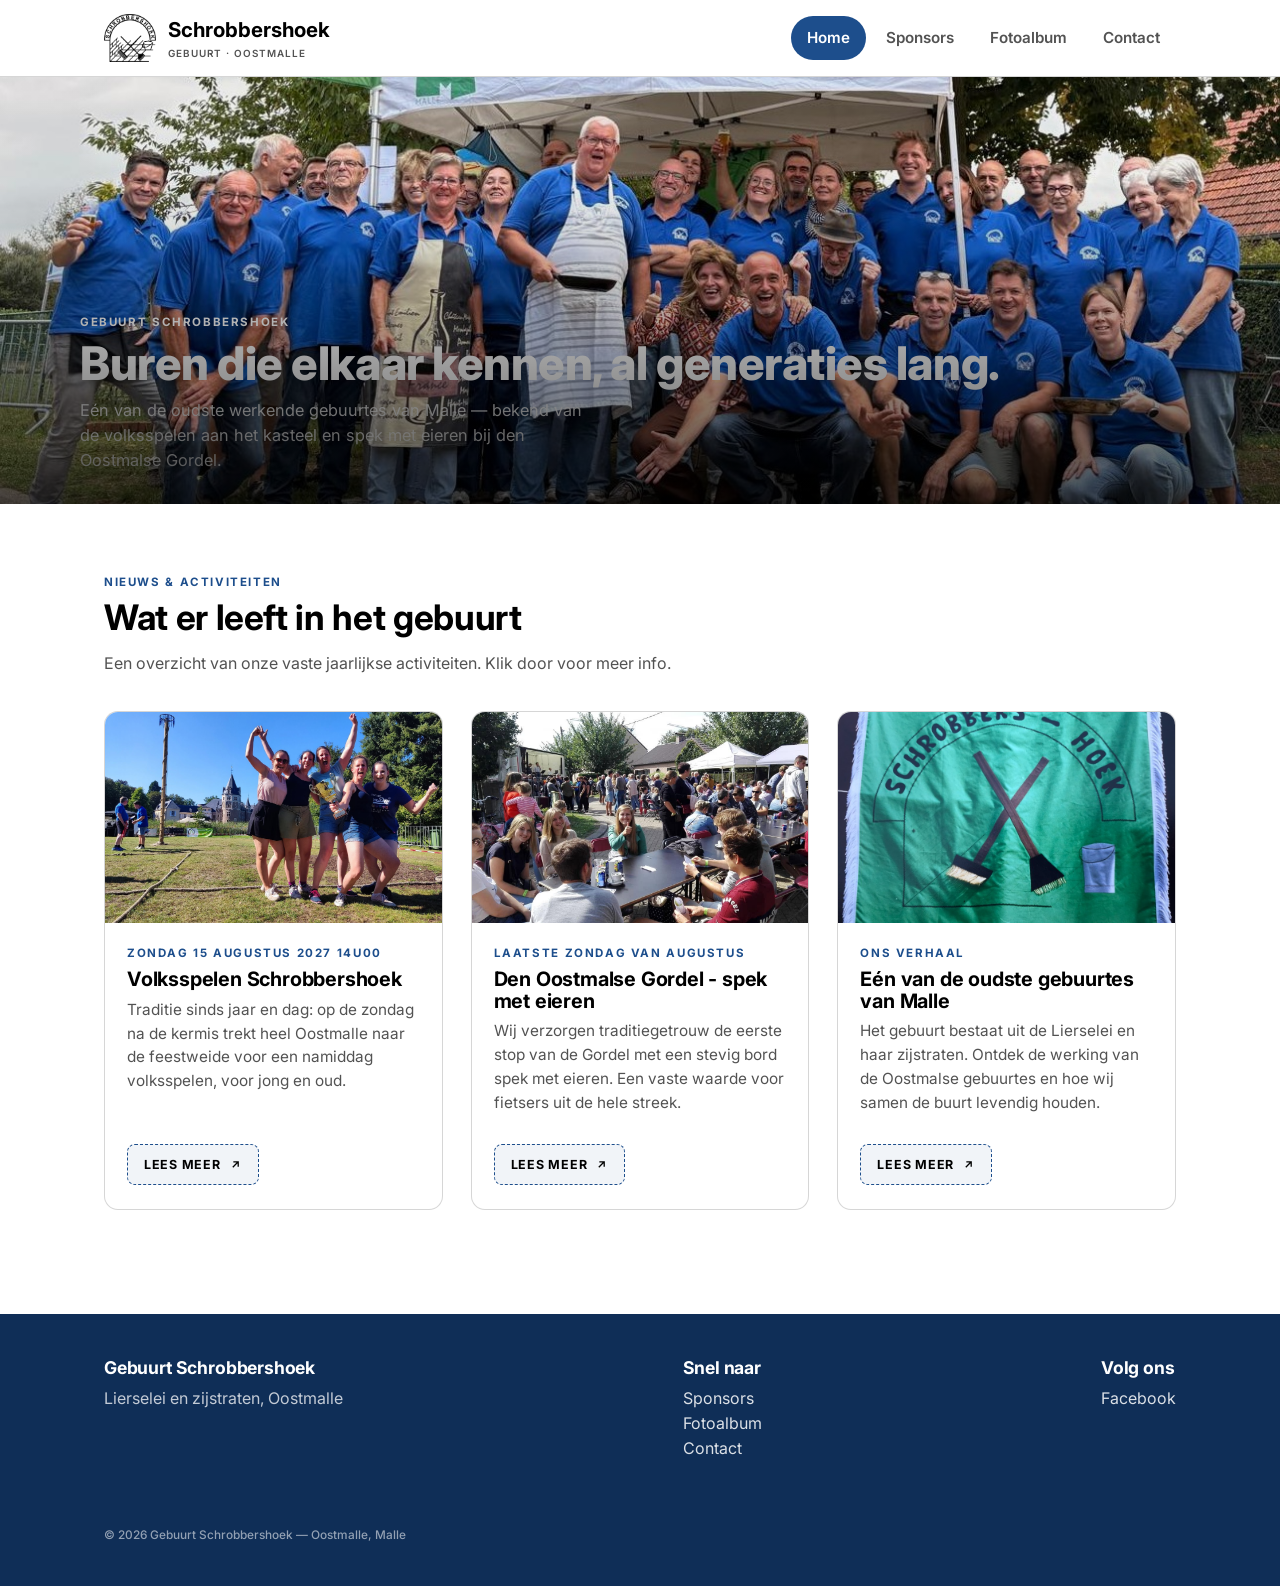
<file: index.html>
<!doctype html>
<html lang="nl">
<head>
<meta charset="utf-8">
<meta name="viewport" content="width=device-width, initial-scale=1.0">
<title>Gebuurt Schrobbershoek - Oostmalle</title>
<meta name="description" content="Gebuurt Schrobbershoek: buurtgemeenschap in Oostmalle. Volksspelen, Den Oostmalse Gordel en buurtactiviteiten sinds jaar en dag.">
<link rel="stylesheet" href="style.css">
<link rel="icon" type="image/png" sizes="32x32" href="images/favicon-32.png">
<link rel="apple-touch-icon" href="images/favicon-180.png">
</head>
<body>

<header class="site-header">
  <div class="wrap">
    <a href="index.html" class="brand">
      <img class="mark" src="images/logo-schrobbershoek.png" alt="">
      <span>Schrobbershoek<small>Gebuurt · Oostmalle</small></span>
    </a>
    <button class="nav-toggle" aria-label="Menu openen" aria-expanded="false"><span></span><span></span><span></span></button>
    <nav class="main-nav">
      <a href="index.html" class="active">Home</a>
      <a href="sponsors.html">Sponsors</a>
      <a href="fotoalbum.html">Fotoalbum</a>
      <a href="contact.html">Contact</a>
    </nav>
  </div>
</header>

<section class="hero" style="padding:0;">
  <img src="images/Groepsfoto2026.jpeg" alt="Gebuurt Schrobbershoek met de gordel 2026">
  <div class="hero-copy">
    <div class="wrap">
      <span class="eyebrow">Gebuurt Schrobbershoek</span>
      <h1>Buren die elkaar kennen, al generaties lang.</h1>
      <p>Eén van de oudste werkende gebuurtes van Malle — bekend van de volksspelen aan het kasteel en spek met eieren bij den Oostmalse Gordel.</p>
    </div>
  </div>
</section>

<section>
  <div class="wrap">
<!--
    <div class="featured-post">
      <div class="thumb"><img src="images/484987382_1161328569113622_5784869054923065688_n.jpg" alt="Volksspelen Schrobbershoek 2026"></div>
      <div>
        <span class="badge">Binnenkort</span>
        <h2>Volksspelen Schrobbershoek 2026</h2>
        <span class="eyebrow">Zondag 15 augustus 2027 14u00 — Park Domein de Renesse, Oostmalle</span>
        <p>Paalklimmen, schoenzoeken, planklopen, zaklopen, touwtrekken, schrobberskermis en nog veel meer — met gratis prijzen voor iedereen. Kom ook gerust langs voor een drankje op ons terras en te supporteren voor de deelnemers.</p>
        <a class="ticket-btn" href="nieuws/volksspelen-2026.html">
          Lees meer
          <svg viewBox="0 0 24 24" fill="none" stroke="currentColor" stroke-width="2.4"><path d="M7 17 17 7M8 7h9v9"/></svg>
        </a>
      </div>
    </div>
-->

<!--
    <div class="featured-post">
      <div class="thumb"><img src="images/Gordel2025%20(1).jpg" alt="Gordel 2026"></div>
      <div>
        <span class="badge">Binnenkort</span>
        <h2>Den Oostmalse gordel</h2>
        <span class="eyebrow">Zondag 30 augustus 2026 vanaf 9u00 - Prins Albertlei</span>
        <p>Wij verzorgen traditiegetrouw de eerste halte van de Gordel met een stevig bord spek met eieren. Een vaste waarde voor fietsers uit omstreken, die hier al jaren met plezier langskomen voor een stevig ontbijt vooraleer ze de tocht aanvatten.</p>
        <a class="ticket-btn" href="nieuws/gordel.html">
          Lees meer
          <svg viewBox="0 0 24 24" fill="none" stroke="currentColor" stroke-width="2.4"><path d="M7 17 17 7M8 7h9v9"/></svg>
        </a>
      </div>
    </div>

-->
    
    <div class="section-head">
      <span class="eyebrow">Nieuws &amp; activiteiten</span>
      <h2>Wat er leeft in het gebuurt</h2>
      <p>Een overzicht van onze vaste jaarlijkse activiteiten. Klik door voor meer info.</p>
    </div>

    <div class="card-grid">

      <article class="post-card">
        <div class="thumb"><img src="images/482030833_1161328342446978_2524224422185777105_n.jpg" alt="Volksspelen op de feestweide"></div>
        <div class="body">
          <span class="eyebrow">Zondag 15 augustus 2027 14u00</span>
          <h3>Volksspelen Schrobbershoek</h3>
          <p>Traditie sinds jaar en dag: op de zondag na de kermis trekt heel Oostmalle naar de feestweide voor een namiddag volksspelen, voor jong en oud.</p>
          <a class="ticket-btn" href="nieuws/volksspelen.html">
            Lees meer
            <svg viewBox="0 0 24 24" fill="none" stroke="currentColor" stroke-width="2.4"><path d="M7 17 17 7M8 7h9v9"/></svg>
          </a>
        </div>
      </article>

      <article class="post-card">
        <div class="thumb"><img src="images/Gordel2025 (2).jpg" alt="Start van de Oostmalse Gordel"></div>
        <div class="body">
          <span class="eyebrow">Laatste zondag van augustus</span>
          <h3>Den Oostmalse Gordel - spek met eieren</h3>
          <p>Wij verzorgen traditiegetrouw de eerste stop van de Gordel met een stevig bord spek met eieren. Een vaste waarde voor fietsers uit de hele streek.</p>
          <a class="ticket-btn" href="nieuws/gordel.html">
            Lees meer
            <svg viewBox="0 0 24 24" fill="none" stroke="currentColor" stroke-width="2.4"><path d="M7 17 17 7M8 7h9v9"/></svg>
          </a>
        </div>
      </article>

      <article class="post-card">
        <div class="thumb"><img src="images/Vlag.jpg" alt="De straten van het gebuurt Schrobbershoek"></div>
        <div class="body">
          <span class="eyebrow">Ons verhaal</span>
          <h3>Eén van de oudste gebuurtes van Malle</h3>
          <p>Het gebuurt bestaat uit de Lierselei en haar zijstraten. Ontdek de werking van de Oostmalse gebuurtes en hoe wij samen de buurt levendig houden.</p>
          <a class="ticket-btn" href="nieuws/geschiedenis.html">
            Lees meer
            <svg viewBox="0 0 24 24" fill="none" stroke="currentColor" stroke-width="2.4"><path d="M7 17 17 7M8 7h9v9"/></svg>
          </a>
        </div>
      </article>

    </div>
  </div>
</section>

<footer>
  <div class="wrap">
    <div>
      <h4>Gebuurt Schrobbershoek</h4>
      <p style="color:rgba(255,255,255,.75)">Lierselei en zijstraten, Oostmalle</p>
    </div>
    <div>
      <h4>Snel naar</h4>
      <p><a href="sponsors.html">Sponsors</a><br><a href="fotoalbum.html">Fotoalbum</a><br><a href="contact.html">Contact</a></p>
    </div>
    <div>
      <h4>Volg ons</h4>
      <p><a href="https://www.facebook.com/profile.php?id=100057094705958&locale=nl_NL" target="_blank" rel="noopener noreferrer">Facebook</a></p>
    </div>
    <p class="fine">© <span id="year"></span> Gebuurt Schrobbershoek — Oostmalle, Malle</p>
  </div>
</footer>

<script src="script.js"></script>
<script>document.getElementById('year').textContent = new Date().getFullYear();</script>
</body>
</html>
</file>
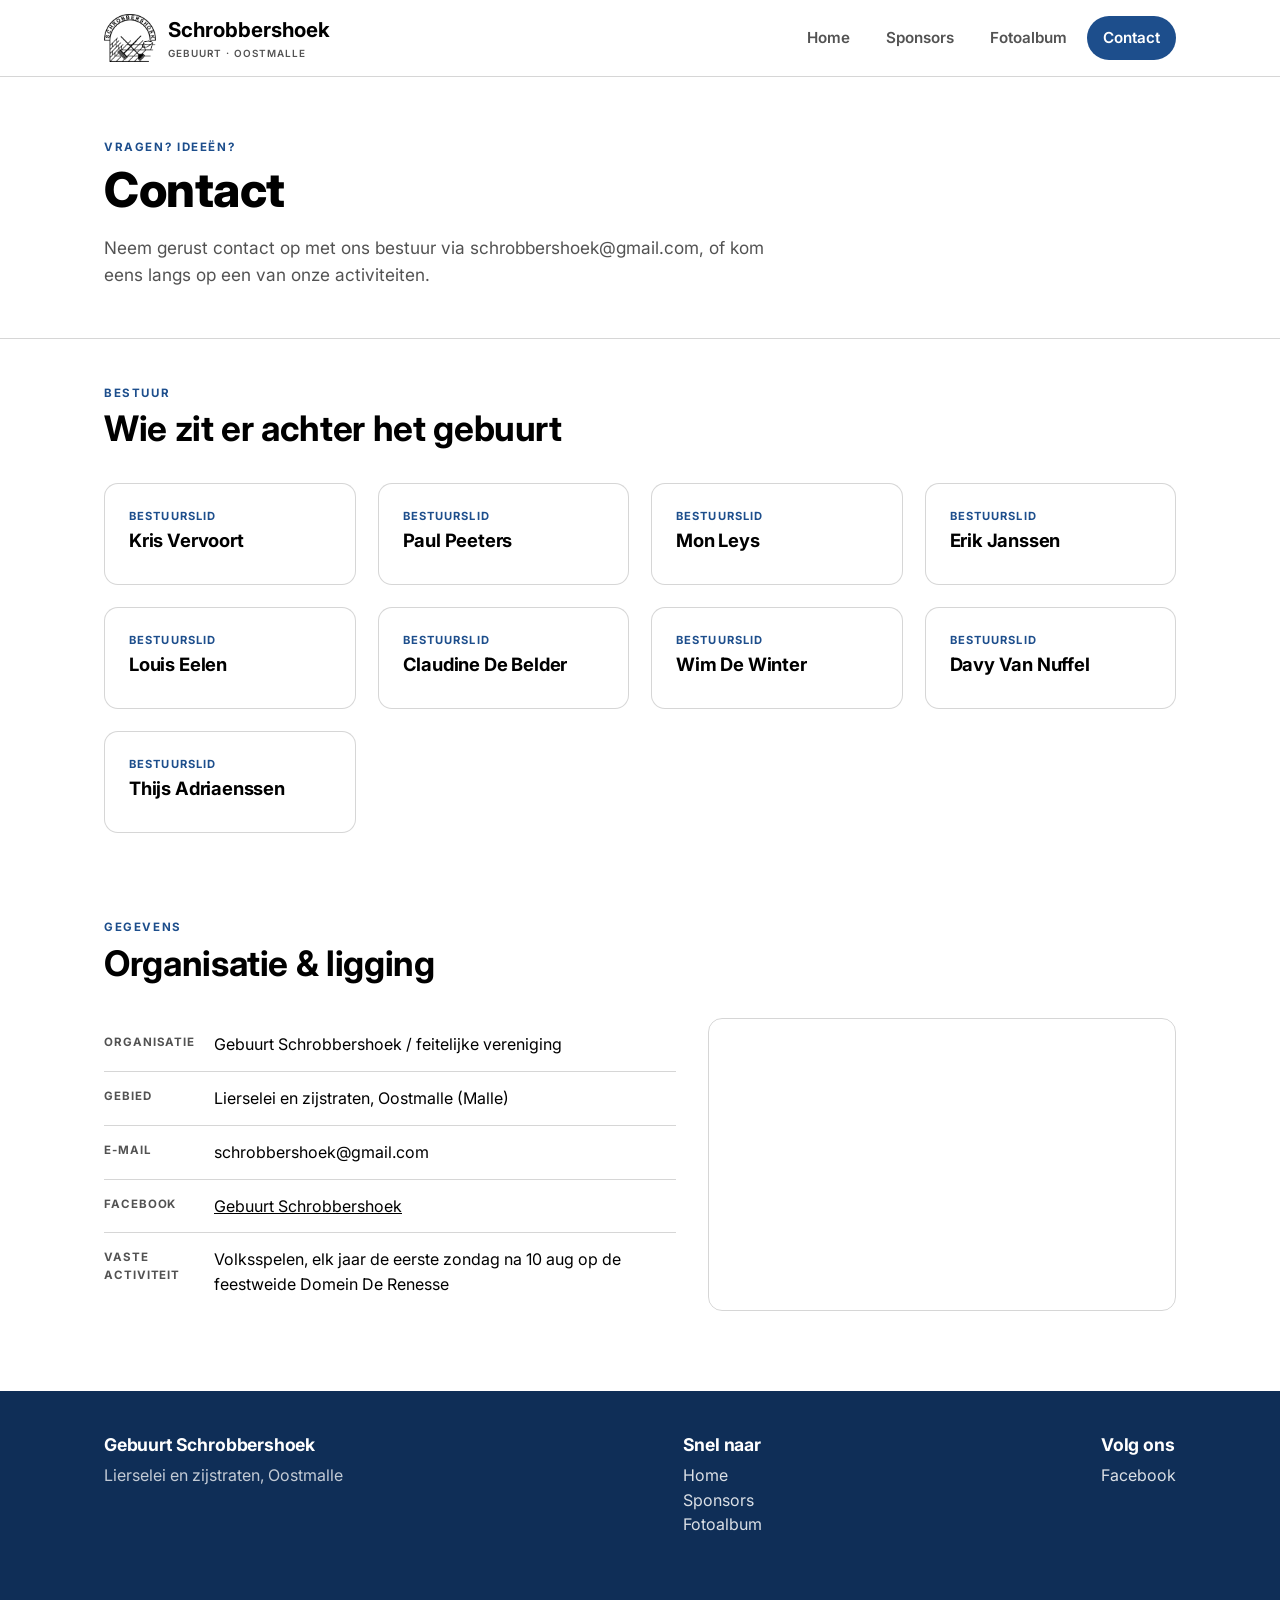
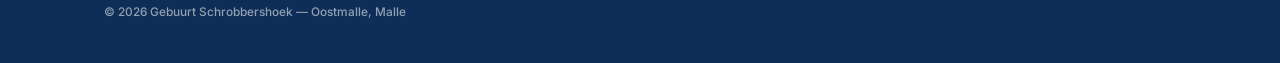
<file: contact.html>
<!doctype html>
<html lang="nl">
<head>
<meta charset="utf-8">
<meta name="viewport" content="width=device-width, initial-scale=1.0">
<title>Contact — Gebuurt Schrobbershoek</title>
<meta name="description" content="Bestuur en contactgegevens van Gebuurt Schrobbershoek, Oostmalle.">
<link rel="stylesheet" href="style.css">
<link rel="icon" type="image/png" sizes="32x32" href="images/favicon-32.png">
<link rel="apple-touch-icon" href="images/favicon-180.png">
</head>
<body>

<header class="site-header">
  <div class="wrap">
    <a href="index.html" class="brand">
      <img class="mark" src="images/logo-schrobbershoek.png" alt="">
      <span>Schrobbershoek<small>Gebuurt · Oostmalle</small></span>
    </a>
    <button class="nav-toggle" aria-label="Menu openen" aria-expanded="false"><span></span><span></span><span></span></button>
    <nav class="main-nav">
      <a href="index.html">Home</a>
      <a href="sponsors.html">Sponsors</a>
      <a href="fotoalbum.html">Fotoalbum</a>
      <a href="contact.html" class="active">Contact</a>
    </nav>
  </div>
</header>

<div class="page-hero">
  <div class="wrap">
    <span class="eyebrow">Vragen? Ideeën?</span>
    <h1>Contact</h1>
    <p>Neem gerust contact op met ons bestuur via schrobbershoek@gmail.com, of kom eens langs op een van onze activiteiten.</p>
  </div>
</div>

<section class="tight">
  <div class="wrap">
    <div class="section-head">
      <span class="eyebrow">Bestuur</span>
      <h2>Wie zit er achter het gebuurt</h2>
    </div>
    <div class="board-grid">

      <div class="board-card">
        <span class="role">Bestuurslid</span>
        <h3>Kris Vervoort</h3>
      </div>
      
      <div class="board-card">
        <span class="role">Bestuurslid</span>
        <h3>Paul Peeters</h3>
      </div>

      <div class="board-card">
        <span class="role">Bestuurslid</span>
        <h3>Mon Leys</h3>
      </div>

      <div class="board-card">
        <span class="role">Bestuurslid</span>
        <h3>Erik Janssen</h3>
      </div>

      <div class="board-card">
        <span class="role">Bestuurslid</span>
        <h3>Louis Eelen</h3>
      </div>

      <div class="board-card">
        <span class="role">Bestuurslid</span>
        <h3>Claudine De Belder</h3>
      </div>
      
      <div class="board-card">
        <span class="role">Bestuurslid</span>
        <h3>Wim De Winter</h3>
      </div>

      <div class="board-card">
        <span class="role">Bestuurslid</span>
        <h3>Davy Van Nuffel</h3>
      </div>

      <div class="board-card">
        <span class="role">Bestuurslid</span>
        <h3>Thijs Adriaenssen</h3>
      </div>

    </div>
  </div>
</section>

<section class="tight">
  <div class="wrap">
    <div class="section-head">
      <span class="eyebrow">Gegevens</span>
      <h2>Organisatie &amp; ligging</h2>
    </div>

    <div class="contact-panel">
      <ul class="info-list">
        <li><span class="label">Organisatie</span><span>Gebuurt Schrobbershoek / feitelijke vereniging</span></li>
        <li><span class="label">Gebied</span><span>Lierselei en zijstraten, Oostmalle (Malle)</span></li>
        <li><span class="label">E-mail</span><span>schrobbershoek@gmail.com</span></li>
        <li><span class="label">Facebook</span><span><a href="https://www.facebook.com/profile.php?id=100057094705958&locale=nl_NL" target="_blank" rel="noopener noreferrer">Gebuurt Schrobbershoek</a></span></li>
        <li><span class="label">Vaste activiteit</span><span>Volksspelen, elk jaar de eerste zondag na 10 aug op de feestweide Domein De Renesse</span></li>
      </ul>
      <div class="map-frame">
        <iframe title="Ligging Lierselei, Oostmalle" loading="lazy" src="https://www.google.com/maps?q=Lierselei+Oostmalle+Malle&output=embed"></iframe>
      </div>
    </div>
  </div>
</section>

<footer>
  <div class="wrap">
    <div>
      <h4>Gebuurt Schrobbershoek</h4>
      <p style="color:rgba(255,255,255,.75)">Lierselei en zijstraten, Oostmalle</p>
    </div>
    <div>
      <h4>Snel naar</h4>
      <p><a href="index.html">Home</a><br><a href="sponsors.html">Sponsors</a><br><a href="fotoalbum.html">Fotoalbum</a></p>
    </div>
    <div>
      <h4>Volg ons</h4>
      <p><a href="https://www.facebook.com/profile.php?id=100057094705958&locale=nl_NL" target="_blank" rel="noopener noreferrer">Facebook</a></p>
    </div>
    <p class="fine">© <span id="year"></span> Gebuurt Schrobbershoek — Oostmalle, Malle</p>
  </div>
</footer>

<script src="script.js"></script>
<script>document.getElementById('year').textContent = new Date().getFullYear();</script>
</body>
</html>
</file>
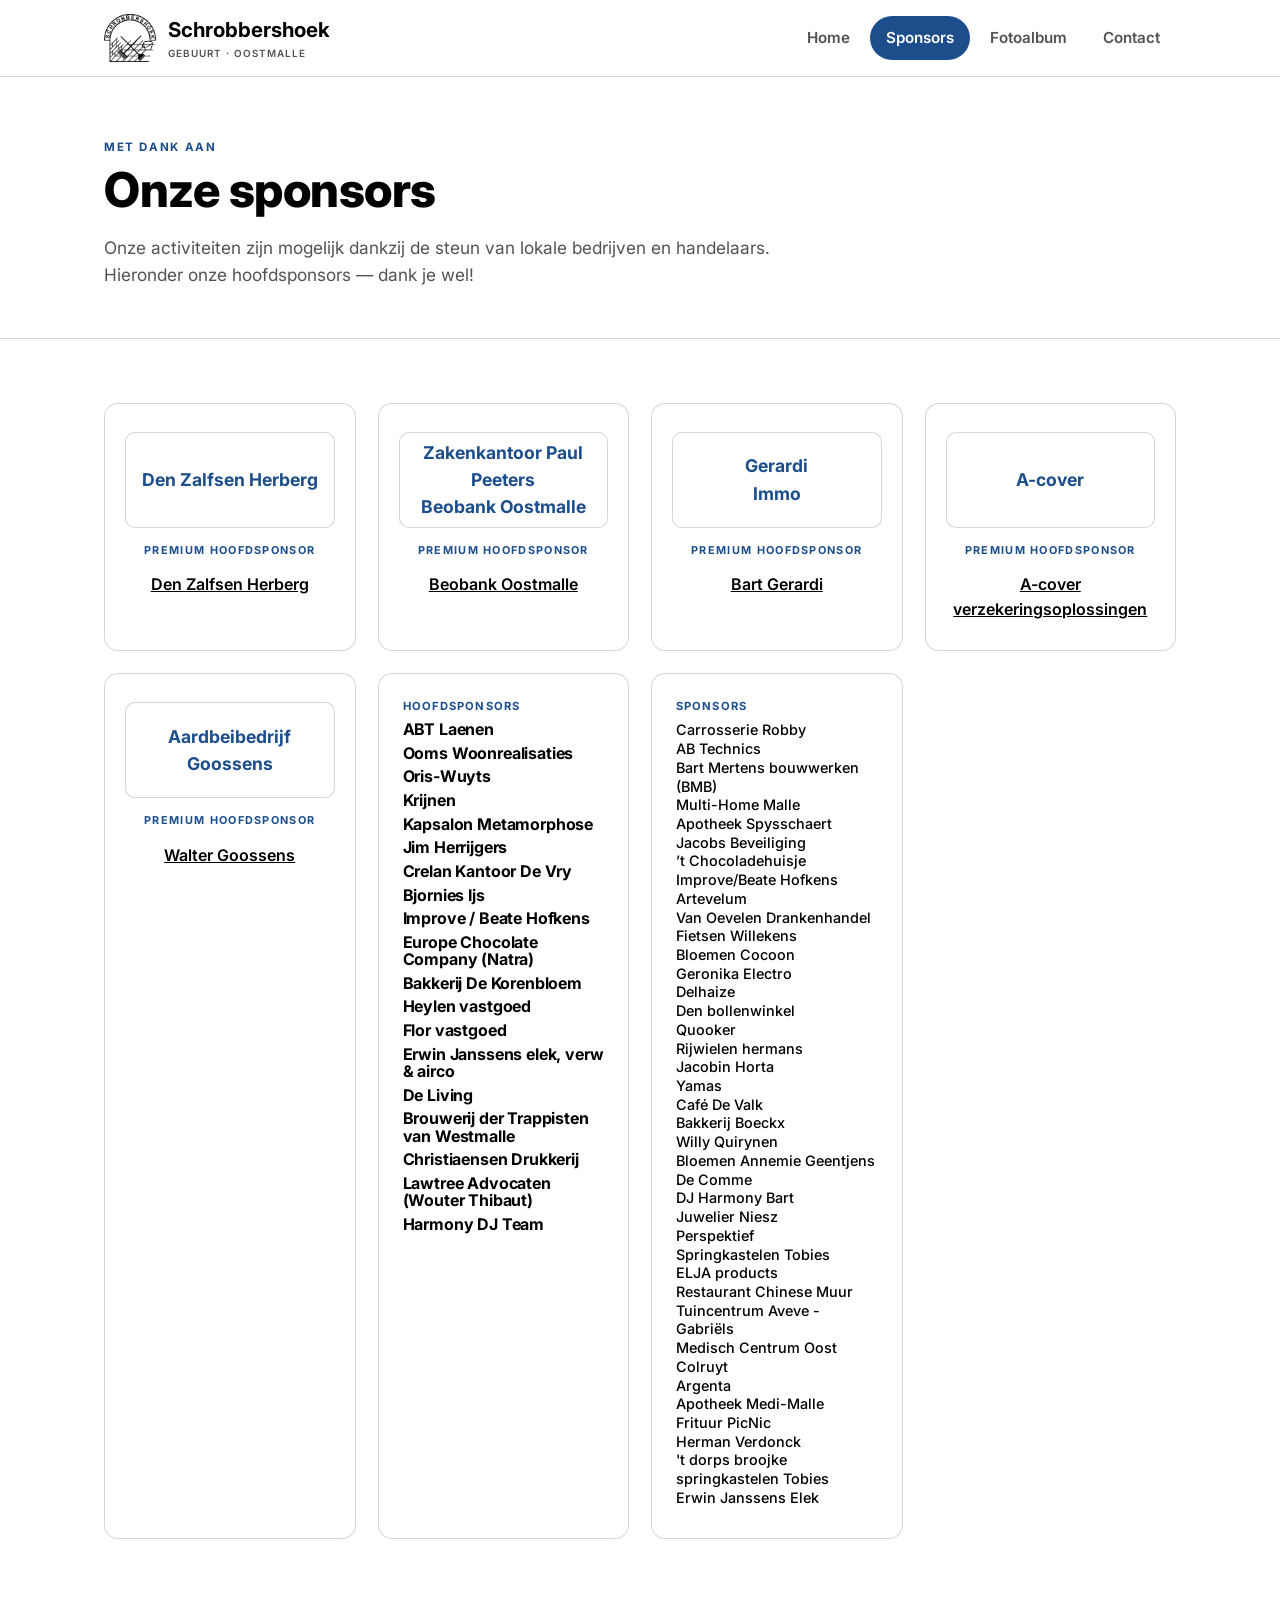
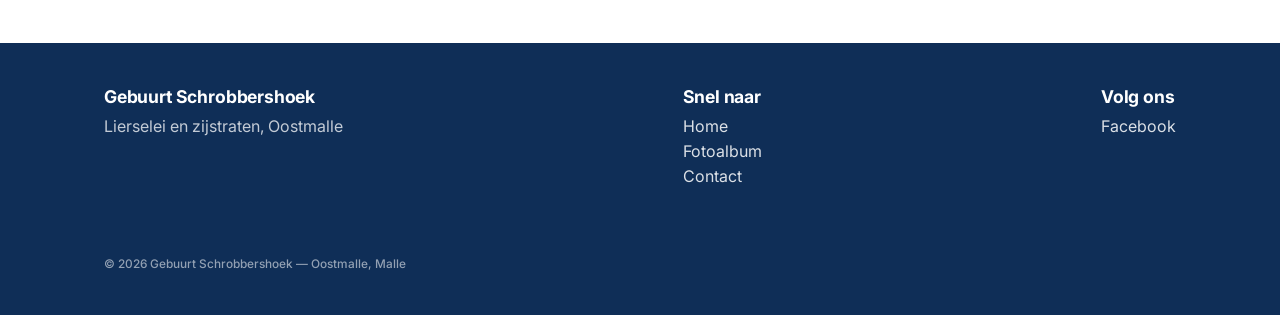
<file: sponsors.html>
<!doctype html>
<html lang="nl">
<head>
<meta charset="utf-8">
<meta name="viewport" content="width=device-width, initial-scale=1.0">
<title>Sponsors — Gebuurt Schrobbershoek</title>
<meta name="description" content="Onze hoofdsponsors — Gebuurt Schrobbershoek, Oostmalle.">
<link rel="stylesheet" href="style.css">
<link rel="icon" type="image/png" sizes="32x32" href="images/favicon-32.png">
<link rel="apple-touch-icon" href="images/favicon-180.png">
</head>
<body>

<header class="site-header">
  <div class="wrap">
    <a href="index.html" class="brand">
      <img class="mark" src="images/logo-schrobbershoek.png" alt="">
      <span>Schrobbershoek<small>Gebuurt · Oostmalle</small></span>
    </a>
    <button class="nav-toggle" aria-label="Menu openen" aria-expanded="false"><span></span><span></span><span></span></button>
    <nav class="main-nav">
      <a href="index.html">Home</a>
      <a href="sponsors.html" class="active">Sponsors</a>
      <a href="fotoalbum.html">Fotoalbum</a>
      <a href="contact.html">Contact</a>
    </nav>
  </div>
</header>

<div class="page-hero">
  <div class="wrap">
    <span class="eyebrow">Met dank aan</span>
    <h1>Onze sponsors</h1>
    <p>Onze activiteiten zijn mogelijk dankzij de steun van lokale bedrijven en handelaars. Hieronder onze hoofdsponsors — dank je wel!</p>
  </div>
</div>

<section>
  <div class="wrap">
    <div class="sponsor-grid">

     <div class="sponsor-card">
        <div class="sponsor-logo">Den Zalfsen Herberg</div>
        <span class="sponsor-tier">Premium hoofdsponsor</span>
        <div class="name"><a href="https://www.facebook.com/DenZalfsenHerberg/" target="_blank" rel="noopener noreferrer">Den Zalfsen Herberg</a></div>
      </div>
      
     <div class="sponsor-card">
        <div class="sponsor-logo">Zakenkantoor Paul Peeters<br>Beobank Oostmalle</div>
        <span class="sponsor-tier">Premium hoofdsponsor</span>
        <div class="name"><a href="https://www.zakenkantoorpaulpeeters.be" target="_blank" rel="noopener noreferrer">Beobank Oostmalle</a></div>
      </div>

      <div class="sponsor-card">
        <div class="sponsor-logo">Gerardi<br>Immo</div>
        <span class="sponsor-tier">Premium hoofdsponsor</span>
        <div class="name"><a href="https://albert.immo/fr/office/rijkevorsel" target="_blank" rel="noopener noreferrer">Bart Gerardi</a></div>
      </div>
      
      <div class="sponsor-card">
        <div class="sponsor-logo">A-cover</div>
        <span class="sponsor-tier">Premium hoofdsponsor</span>
        <div class="name"><a href="https://www.a-cover.be/" target="_blank" rel="noopener noreferrer">A-cover verzekeringsoplossingen</a></div>
      </div>

      <div class="sponsor-card">
        <div class="sponsor-logo">Aardbeibedrijf<br>Goossens</div>
        <span class="sponsor-tier">Premium hoofdsponsor</span>
        <div class="name"><a href="https://www.facebook.com/p/Aardbeien-Malle-100063767490207/" target="_blank" rel="noopener noreferrer">Walter Goossens</a></div>
      </div>
            
      <div class="board-card">
        <span class="role">Hoofdsponsors</span>
        <h4>ABT Laenen</h4>
        <h4>Ooms Woonrealisaties</h4>
        <h4>Oris-Wuyts</h4>
        <h4>Krijnen</h4>
        <h4>Kapsalon Metamorphose</h4>
        <h4>Jim Herrijgers</h2>
        <h4>Crelan Kantoor De Vry</h4>
        <h4>Bjornies Ijs</h4>
        <h4>Improve / Beate Hofkens</h4>
        <h4>Europe Chocolate Company (Natra)</h4>
        <h4>Bakkerij De Korenbloem</h4>
        <h4>Heylen vastgoed</h4>
        <h4>Flor vastgoed</h4>
        <h4>Erwin Janssens elek, verw & airco</h4>
        <h4>De Living</h4>
        <h4>Brouwerij der Trappisten van Westmalle</h4>
        <h4>Christiaensen Drukkerij</h4>
        <h4>Lawtree Advocaten (Wouter Thibaut)</h4>
        <h4>Harmony DJ Team</h4>
        </div>

       <div class="board-card">
        <span class="role">Sponsors</span>
        <h5>Carrosserie Robby<br>
        AB Technics <br>
        Bart Mertens bouwwerken (BMB)<br>
        Multi-Home Malle<br>
        Apotheek Spysschaert<br>
        Jacobs Beveiliging<br>
        ’t Chocoladehuisje<br>
        Improve/Beate Hofkens<br>
        Artevelum<br>
        Van Oevelen Drankenhandel<br>
        Fietsen Willekens<br>
        Bloemen Cocoon<br>
        Geronika Electro<br>
        Delhaize<br>
        Den bollenwinkel<br>
        Quooker<br>
        Rijwielen hermans<br>
        Jacobin Horta<br>
        Yamas<br>
        Café De Valk<br>
        Bakkerij Boeckx<br>
        Willy Quirynen<br>
        Bloemen Annemie Geentjens<br>
        De Comme<br>
        DJ Harmony Bart<br>
        Juwelier Niesz<br>
        Perspektief<br>
        Springkastelen Tobies<br>
        ELJA products<br>
        Restaurant Chinese Muur<br>
        Tuincentrum Aveve - Gabriëls<br>
        Medisch Centrum Oost<br>
        Colruyt<br>
        Argenta<br>
        Apotheek Medi-Malle<br>
        Frituur PicNic<br>
        Herman Verdonck<br>
        't dorps broojke<br>
        springkastelen Tobies<br>
        Erwin Janssens Elek<br>
        </h5>
        </div>
      
    </div>
  </div>
</section>

<footer>
  <div class="wrap">
    <div>
      <h4>Gebuurt Schrobbershoek</h4>
      <p style="color:rgba(255,255,255,.75)">Lierselei en zijstraten, Oostmalle</p>
    </div>
    <div>
      <h4>Snel naar</h4>
      <p><a href="index.html">Home</a><br><a href="fotoalbum.html">Fotoalbum</a><br><a href="contact.html">Contact</a></p>
    </div>
    <div>
      <h4>Volg ons</h4>
      <p><a href="https://www.facebook.com/profile.php?id=100057094705958&locale=nl_NL" target="_blank" rel="noopener noreferrer">Facebook</a></p>
    </div>
    <p class="fine">© <span id="year"></span> Gebuurt Schrobbershoek — Oostmalle, Malle</p>
  </div>
</footer>

<script src="script.js"></script>
<script>document.getElementById('year').textContent = new Date().getFullYear();</script>
</body>
</html>
</file>
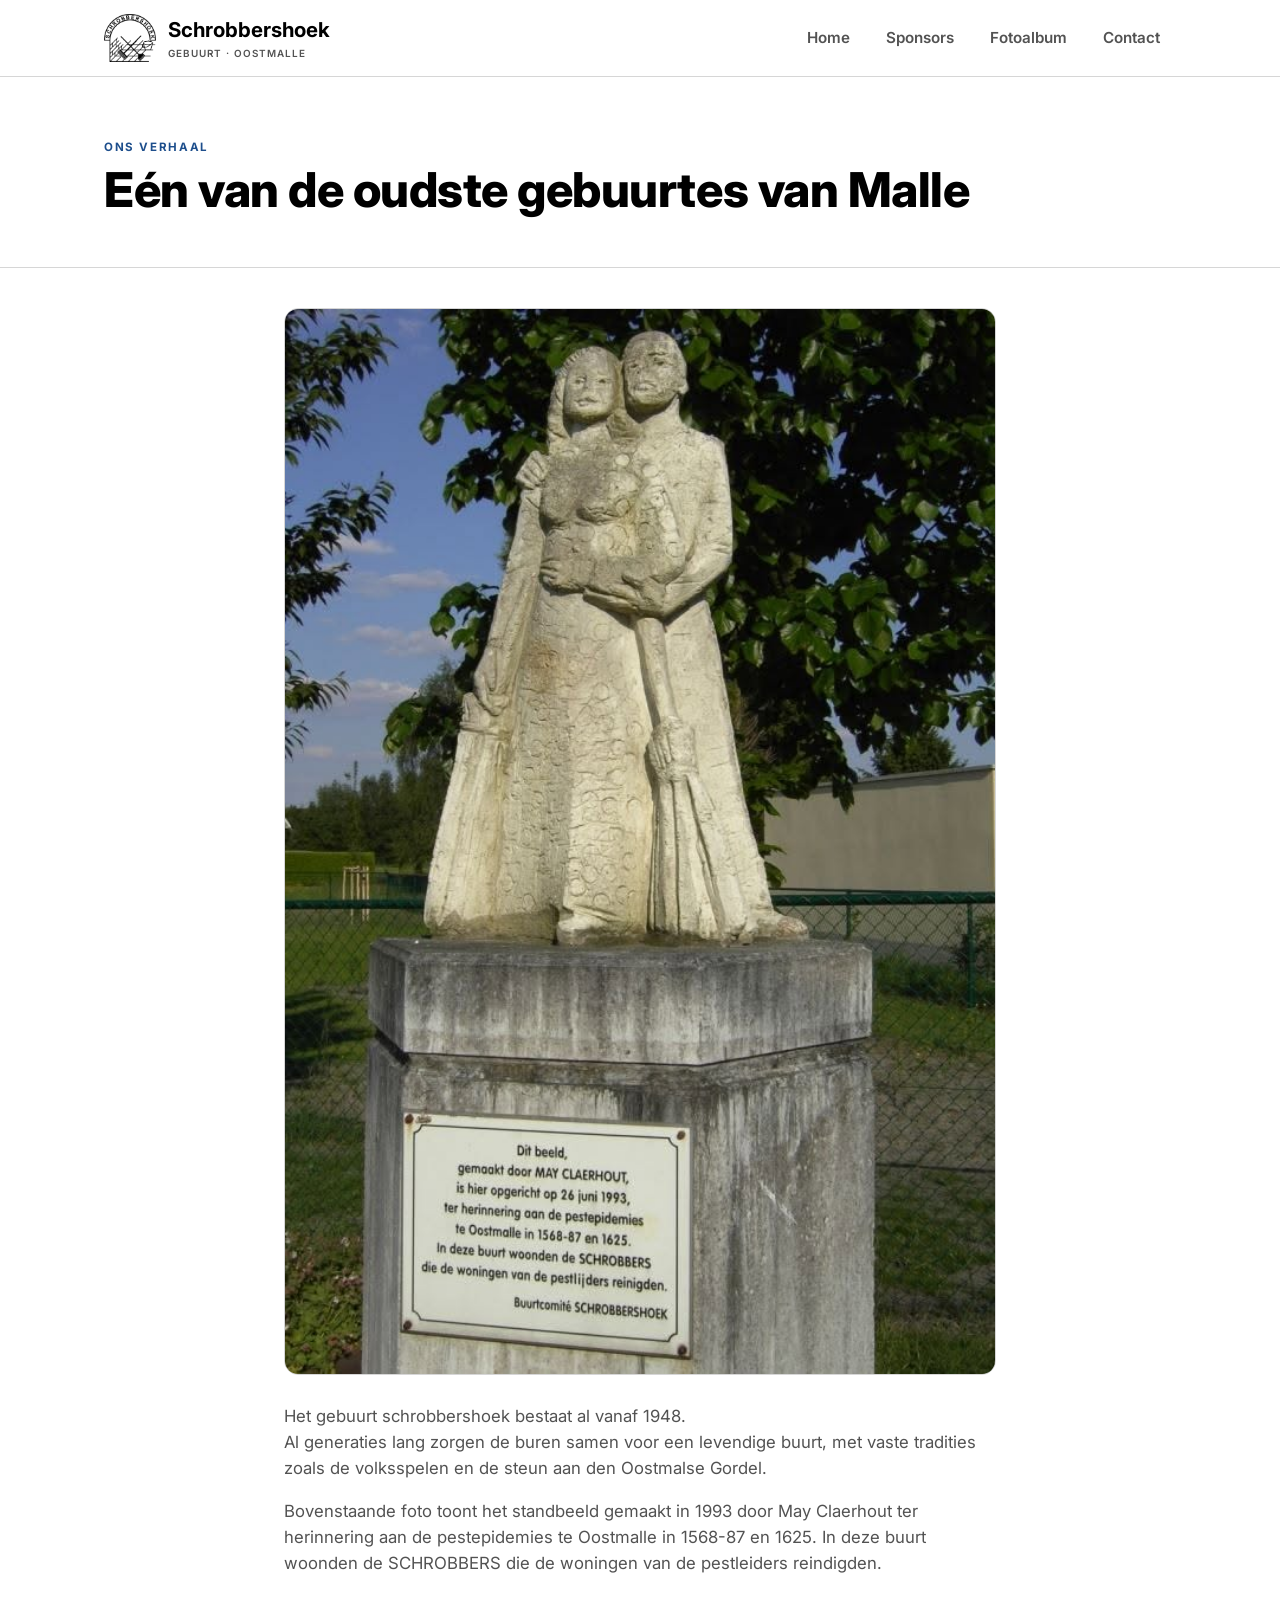
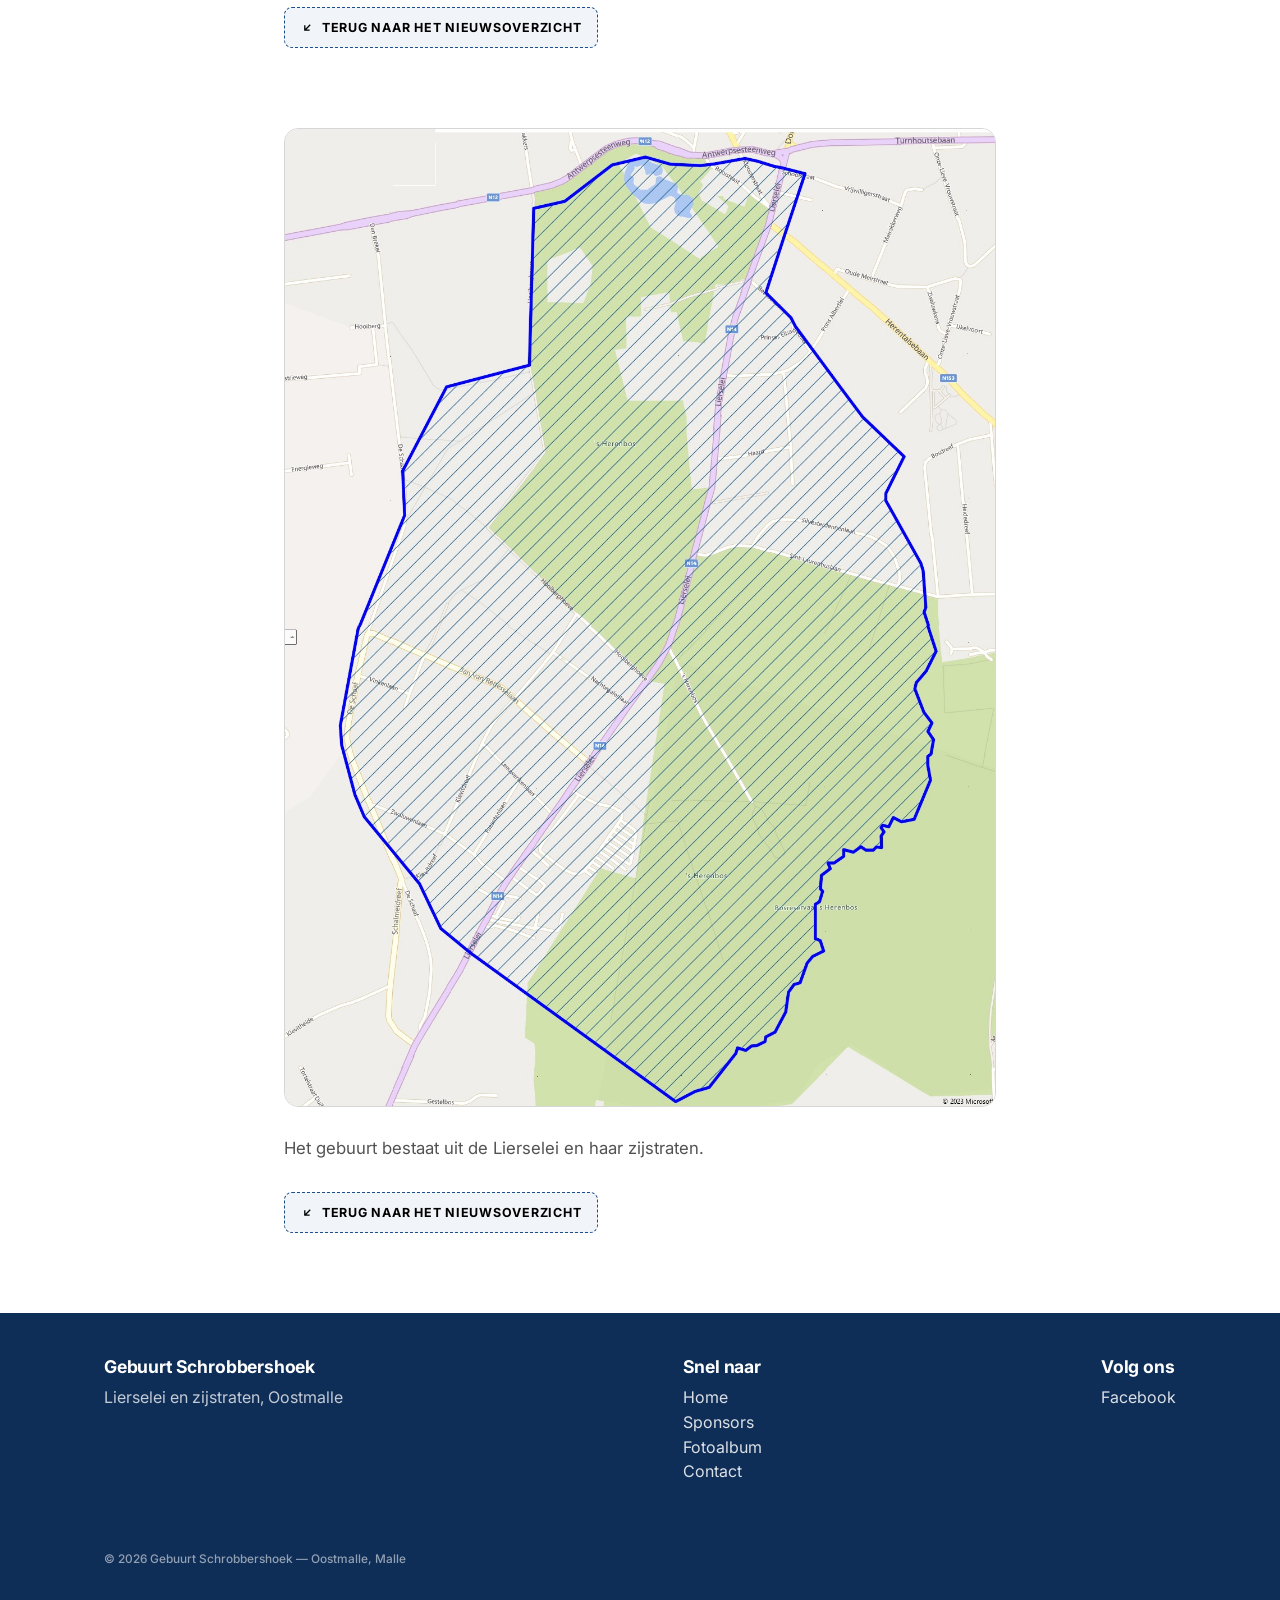
<file: nieuws/geschiedenis.html>
<!doctype html>
<html lang="nl">
<head>
<meta charset="utf-8">
<meta name="viewport" content="width=device-width, initial-scale=1.0">
<title>Eén van de oudste gebuurtes van Malle — Gebuurt Schrobbershoek</title>
<meta name="description" content="De geschiedenis en werking van Gebuurt Schrobbershoek.">
<link rel="stylesheet" href="../style.css">
<link rel="icon" type="image/png" sizes="32x32" href="../images/favicon-32.png">
<link rel="apple-touch-icon" href="../images/favicon-180.png">
</head>
<body>

<header class="site-header">
  <div class="wrap">
    <a href="../index.html" class="brand">
      <img class="mark" src="../images/logo-schrobbershoek.png" alt="">
      <span>Schrobbershoek<small>Gebuurt · Oostmalle</small></span>
    </a>
    <button class="nav-toggle" aria-label="Menu openen" aria-expanded="false"><span></span><span></span><span></span></button>
    <nav class="main-nav">
      <a href="../index.html">Home</a>
      <a href="../sponsors.html">Sponsors</a>
      <a href="../fotoalbum.html">Fotoalbum</a>
      <a href="../contact.html">Contact</a>
    </nav>
  </div>
</header>

<div class="page-hero">
  <div class="wrap">
    <span class="eyebrow">Ons verhaal</span>
    <h1>Eén van de oudste gebuurtes van Malle</h1>
  </div>
</div>

<section class="tight">
  <div class="wrap article">
    <div class="article-image"><img src="../images/Standbeeld.jpg" alt="Eén van de oudste gebuurtes van Malle"></div>
    <div class="article-body">
      <p>Het gebuurt schrobbershoek bestaat al vanaf 1948.<br>
        Al generaties lang zorgen de buren samen voor een levendige buurt, met vaste tradities zoals de volksspelen en de steun aan den Oostmalse Gordel.</p>
      <p>Bovenstaande foto toont het standbeeld gemaakt in 1993 door May Claerhout ter herinnering aan de pestepidemies te Oostmalle in 1568-87 en 1625.
       In deze buurt woonden de SCHROBBERS die de woningen van de pestleiders reindigden.</p>
    </div>
    <a class="ticket-btn" href="../index.html">
      <svg viewBox="0 0 24 24" fill="none" stroke="currentColor" stroke-width="2.4"><path d="M17 7 7 17M16 17H7V8"/></svg>
      Terug naar het nieuwsoverzicht
    </a>
  </div>
</section>

  <section class="tight">
  <div class="wrap article">
    <div class="article-image"><img src="../images/Plan.jpg" alt="Regio Gebuurt"></div>
    <div class="article-body">
      <p>Het gebuurt bestaat uit de Lierselei en haar zijstraten.</p>
    </div>
    <a class="ticket-btn" href="../index.html">
      <svg viewBox="0 0 24 24" fill="none" stroke="currentColor" stroke-width="2.4"><path d="M17 7 7 17M16 17H7V8"/></svg>
      Terug naar het nieuwsoverzicht
    </a>
  </div>
</section>
  

<footer>
  <div class="wrap">
    <div>
      <h4>Gebuurt Schrobbershoek</h4>
      <p style="color:rgba(255,255,255,.75)">Lierselei en zijstraten, Oostmalle</p>
    </div>
    <div>
      <h4>Snel naar</h4>
      <p><a href="../index.html">Home</a><br><a href="../sponsors.html">Sponsors</a><br><a href="../fotoalbum.html">Fotoalbum</a><br><a href="../contact.html">Contact</a></p>
    </div>
    <div>
      <h4>Volg ons</h4>
      <p><a href="https://www.facebook.com/profile.php?id=100057094705958&locale=nl_NL" target="_blank" rel="noopener noreferrer">Facebook</a></p>
    </div>
    <p class="fine">© <span id="year"></span> Gebuurt Schrobbershoek — Oostmalle, Malle</p>
  </div>
</footer>

<script src="../script.js"></script>
<script>document.getElementById('year').textContent = new Date().getFullYear();</script>
</body>
</html>
</file>
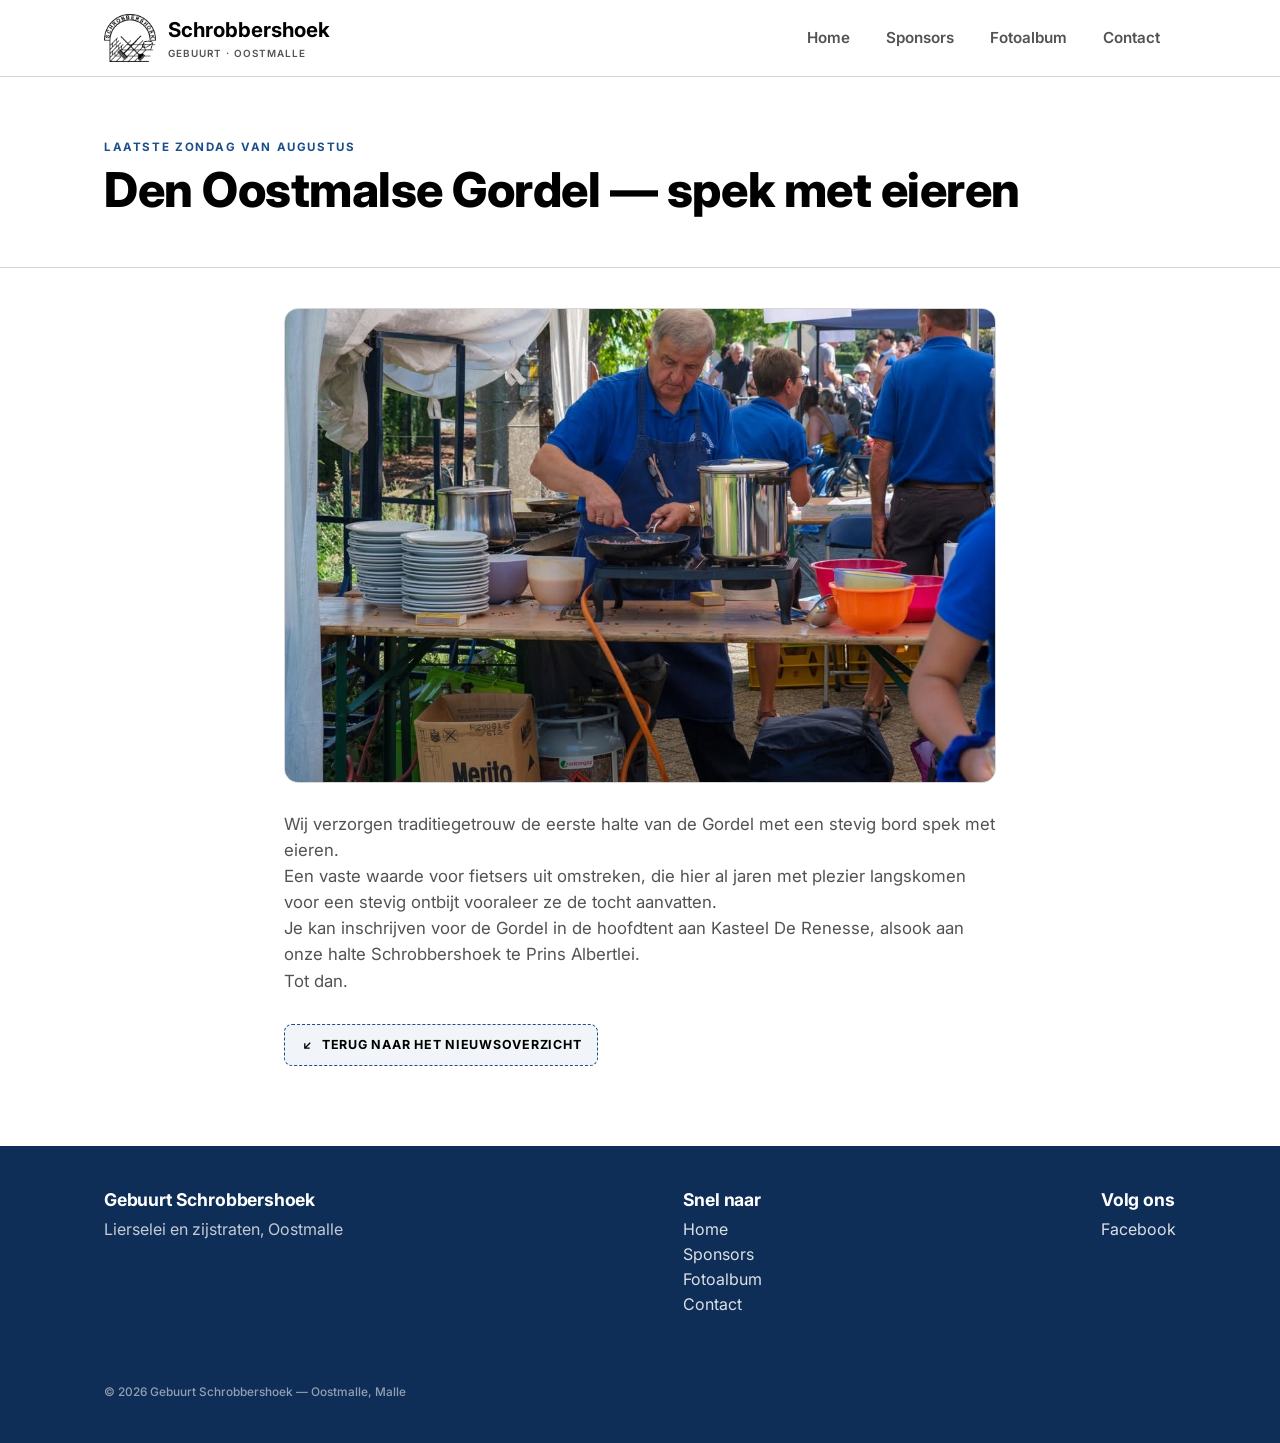
<file: nieuws/gordel.html>
<!doctype html>
<html lang="nl">
<head>
<meta charset="utf-8">
<meta name="viewport" content="width=device-width, initial-scale=1.0">
<title>Den Oostmalse Gordel - spek met eieren - Gebuurt Schrobbershoek</title>
<meta name="description" content="Den Oostmalse Gordel - wij verzorgen de start met spek met eieren.">
<link rel="stylesheet" href="../style.css">
<link rel="icon" type="image/png" sizes="32x32" href="../images/favicon-32.png">
<link rel="apple-touch-icon" href="../images/favicon-180.png">
</head>
<body>

<header class="site-header">
  <div class="wrap">
    <a href="../index.html" class="brand">
      <img class="mark" src="../images/logo-schrobbershoek.png" alt="">
      <span>Schrobbershoek<small>Gebuurt · Oostmalle</small></span>
    </a>
    <button class="nav-toggle" aria-label="Menu openen" aria-expanded="false"><span></span><span></span><span></span></button>
    <nav class="main-nav">
      <a href="../index.html">Home</a>
      <a href="../sponsors.html">Sponsors</a>
      <a href="../fotoalbum.html">Fotoalbum</a>
      <a href="../contact.html">Contact</a>
    </nav>
  </div>
</header>

<div class="page-hero">
  <div class="wrap">
    <span class="eyebrow">Laatste zondag van augustus</span>
    <h1>Den Oostmalse Gordel — spek met eieren</h1>
  </div>
</div>

<section class="tight">
  <div class="wrap article">
    <div class="article-image"><img src="../images/Gordel2025 (3).jpg" alt="Den Oostmalse Gordel - spek met eieren"></div>
    <div class="article-body">
      <p>Wij verzorgen traditiegetrouw de eerste halte van de Gordel met een stevig bord spek met eieren. <br>
        Een vaste waarde voor fietsers uit omstreken, die hier al jaren met plezier langskomen voor een stevig ontbijt vooraleer ze de tocht aanvatten.<br>
        Je kan inschrijven voor de Gordel in de hoofdtent aan Kasteel De Renesse, alsook aan onze halte Schrobbershoek te Prins Albertlei. <br>
        Tot dan.
      </p>
    </div>
    <a class="ticket-btn" href="../index.html">
      <svg viewBox="0 0 24 24" fill="none" stroke="currentColor" stroke-width="2.4"><path d="M17 7 7 17M16 17H7V8"/></svg>
      Terug naar het nieuwsoverzicht
    </a>
  </div>
</section>

<footer>
  <div class="wrap">
    <div>
      <h4>Gebuurt Schrobbershoek</h4>
      <p style="color:rgba(255,255,255,.75)">Lierselei en zijstraten, Oostmalle</p>
    </div>
    <div>
      <h4>Snel naar</h4>
      <p><a href="../index.html">Home</a><br><a href="../sponsors.html">Sponsors</a><br><a href="../fotoalbum.html">Fotoalbum</a><br><a href="../contact.html">Contact</a></p>
    </div>
    <div>
      <h4>Volg ons</h4>
      <p><a href="https://www.facebook.com/profile.php?id=100057094705958&locale=nl_NL" target="_blank" rel="noopener noreferrer">Facebook</a></p>
    </div>
    <p class="fine">© <span id="year"></span> Gebuurt Schrobbershoek — Oostmalle, Malle</p>
  </div>
</footer>

<script src="../script.js"></script>
<script>document.getElementById('year').textContent = new Date().getFullYear();</script>
</body>
</html>
</file>
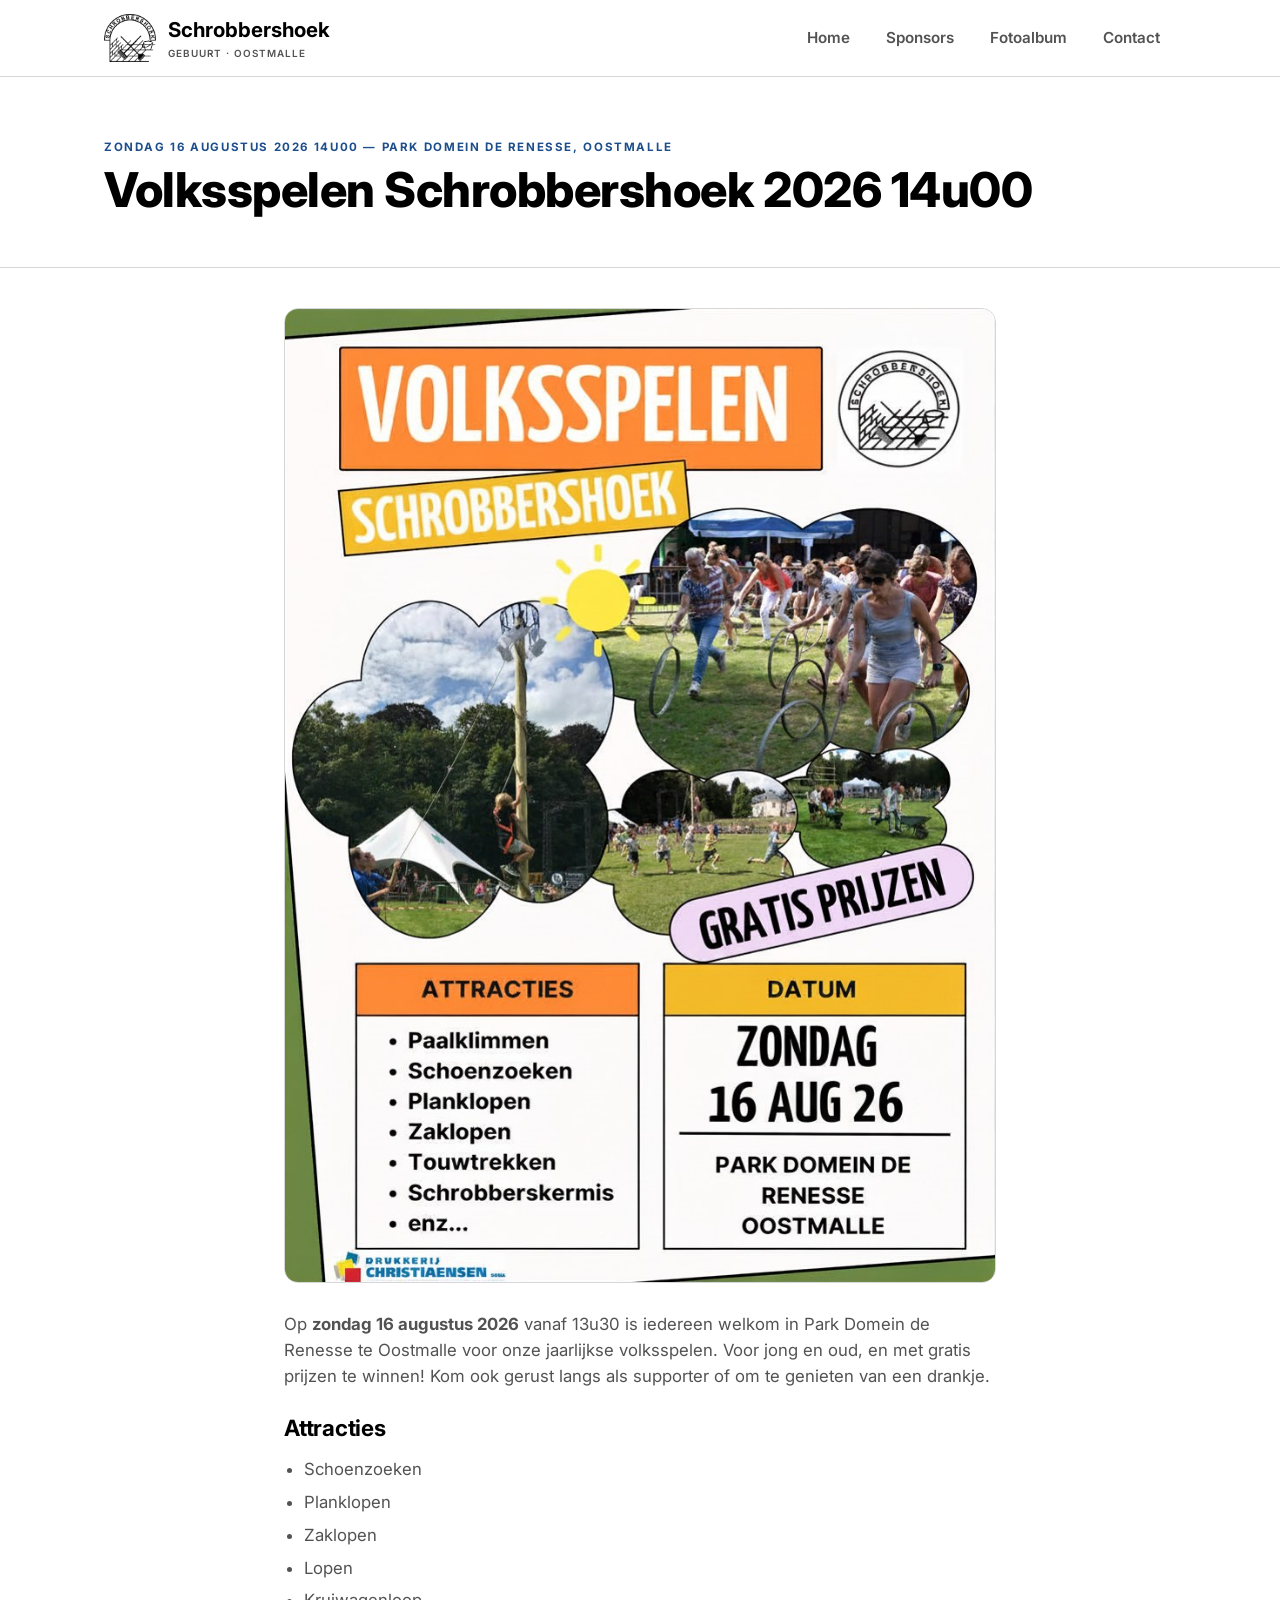
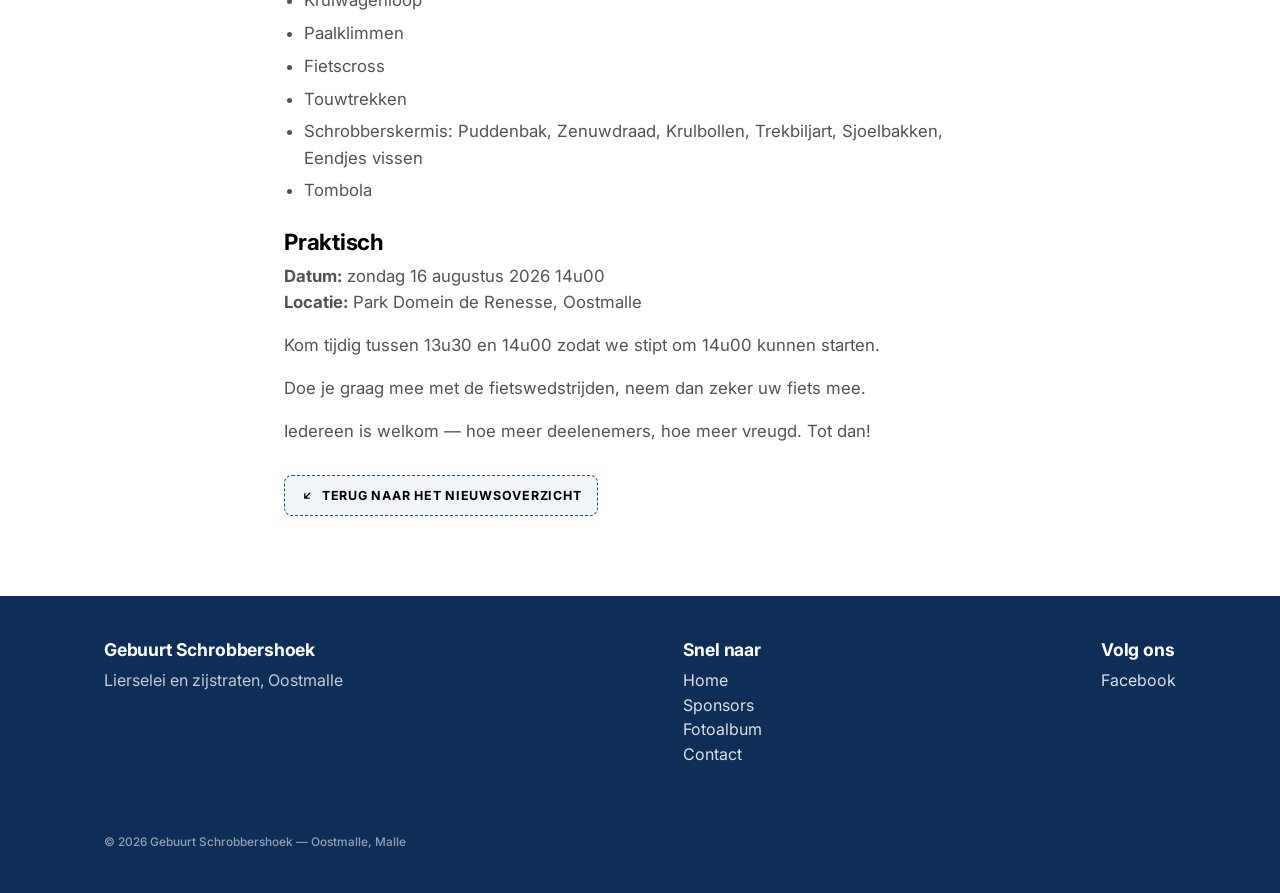
<file: nieuws/volksspelen-2026.html>
<!doctype html>
<html lang="nl">
<head>
<meta charset="utf-8">
<meta name="viewport" content="width=device-width, initial-scale=1.0">
<title>Volksspelen Schrobbershoek 2026 — Gebuurt Schrobbershoek</title>
<meta name="description" content="Volksspelen Schrobbershoek 2026 — zondag 16 augustus 14u00, Park Domein de Renesse, Oostmalle.">
<link rel="stylesheet" href="../style.css">
<link rel="icon" type="image/png" sizes="32x32" href="../images/favicon-32.png">
<link rel="apple-touch-icon" href="../images/favicon-180.png">
</head>
<body>

<header class="site-header">
  <div class="wrap">
    <a href="../index.html" class="brand">
      <img class="mark" src="../images/logo-schrobbershoek.png" alt="">
      <span>Schrobbershoek<small>Gebuurt · Oostmalle</small></span>
    </a>
    <button class="nav-toggle" aria-label="Menu openen" aria-expanded="false"><span></span><span></span><span></span></button>
    <nav class="main-nav">
      <a href="../index.html">Home</a>
      <a href="../sponsors.html">Sponsors</a>
      <a href="../fotoalbum.html">Fotoalbum</a>
      <a href="../contact.html">Contact</a>
    </nav>
  </div>
</header>

<div class="page-hero">
  <div class="wrap">
    <span class="eyebrow">Zondag 16 augustus 2026 14u00 — Park Domein de Renesse, Oostmalle</span>
    <h1>Volksspelen Schrobbershoek 2026 14u00</h1>
  </div>
</div>

<section class="tight">
  <div class="wrap article">
    <div class="article-image"><img src="../images/poster-volksspelen-2026.jpg" alt="Volksspelen Schrobbershoek 2026"></div>
    <div class="article-body">
      <p>Op <strong>zondag 16 augustus 2026</strong> vanaf 13u30 is iedereen welkom in Park Domein de Renesse te Oostmalle voor onze jaarlijkse volksspelen. 
        Voor jong en oud, en met gratis prijzen te winnen! Kom ook gerust langs als supporter of om te genieten van een drankje.</p>
      <h2>Attracties</h2>
      <ul>
        <li>Schoenzoeken</li>
        <li>Planklopen</li>
        <li>Zaklopen</li>
        <li>Lopen</li>
        <li>Kruiwagenloop</li>
        <li>Paalklimmen</li>
        <li>Fietscross</li>
        <li>Touwtrekken</li>
        <li>Schrobberskermis: Puddenbak, Zenuwdraad, Krulbollen, Trekbiljart, Sjoelbakken, Eendjes vissen</li>
        <li>Tombola</li>
      </ul>
      <h2>Praktisch</h2>
      <p><strong>Datum:</strong> zondag 16 augustus 2026 14u00<br><strong>Locatie:</strong> Park Domein de Renesse, Oostmalle</p>
      <p>Kom tijdig tussen 13u30 en 14u00 zodat we stipt om 14u00 kunnen starten.</p>
      <p>Doe je graag mee met de fietswedstrijden, neem dan zeker uw fiets mee.</p>
      <p>Iedereen is welkom — hoe meer deelenemers, hoe meer vreugd. Tot dan!</p>
      
    </div>
    <a class="ticket-btn" href="../index.html">
      <svg viewBox="0 0 24 24" fill="none" stroke="currentColor" stroke-width="2.4"><path d="M17 7 7 17M16 17H7V8"/></svg>
      Terug naar het nieuwsoverzicht
    </a>
  </div>
</section>

<footer>
  <div class="wrap">
    <div>
      <h4>Gebuurt Schrobbershoek</h4>
      <p style="color:rgba(255,255,255,.75)">Lierselei en zijstraten, Oostmalle</p>
    </div>
    <div>
      <h4>Snel naar</h4>
      <p><a href="../index.html">Home</a><br><a href="../sponsors.html">Sponsors</a><br><a href="../fotoalbum.html">Fotoalbum</a><br><a href="../contact.html">Contact</a></p>
    </div>
    <div>
      <h4>Volg ons</h4>
      <p><a href="https://www.facebook.com/profile.php?id=100057094705958&locale=nl_NL" target="_blank" rel="noopener noreferrer">Facebook</a></p>
    </div>
    <p class="fine">© <span id="year"></span> Gebuurt Schrobbershoek — Oostmalle, Malle</p>
  </div>
</footer>

<script src="../script.js"></script>
<script>document.getElementById('year').textContent = new Date().getFullYear();</script>
</body>
</html>
</file>
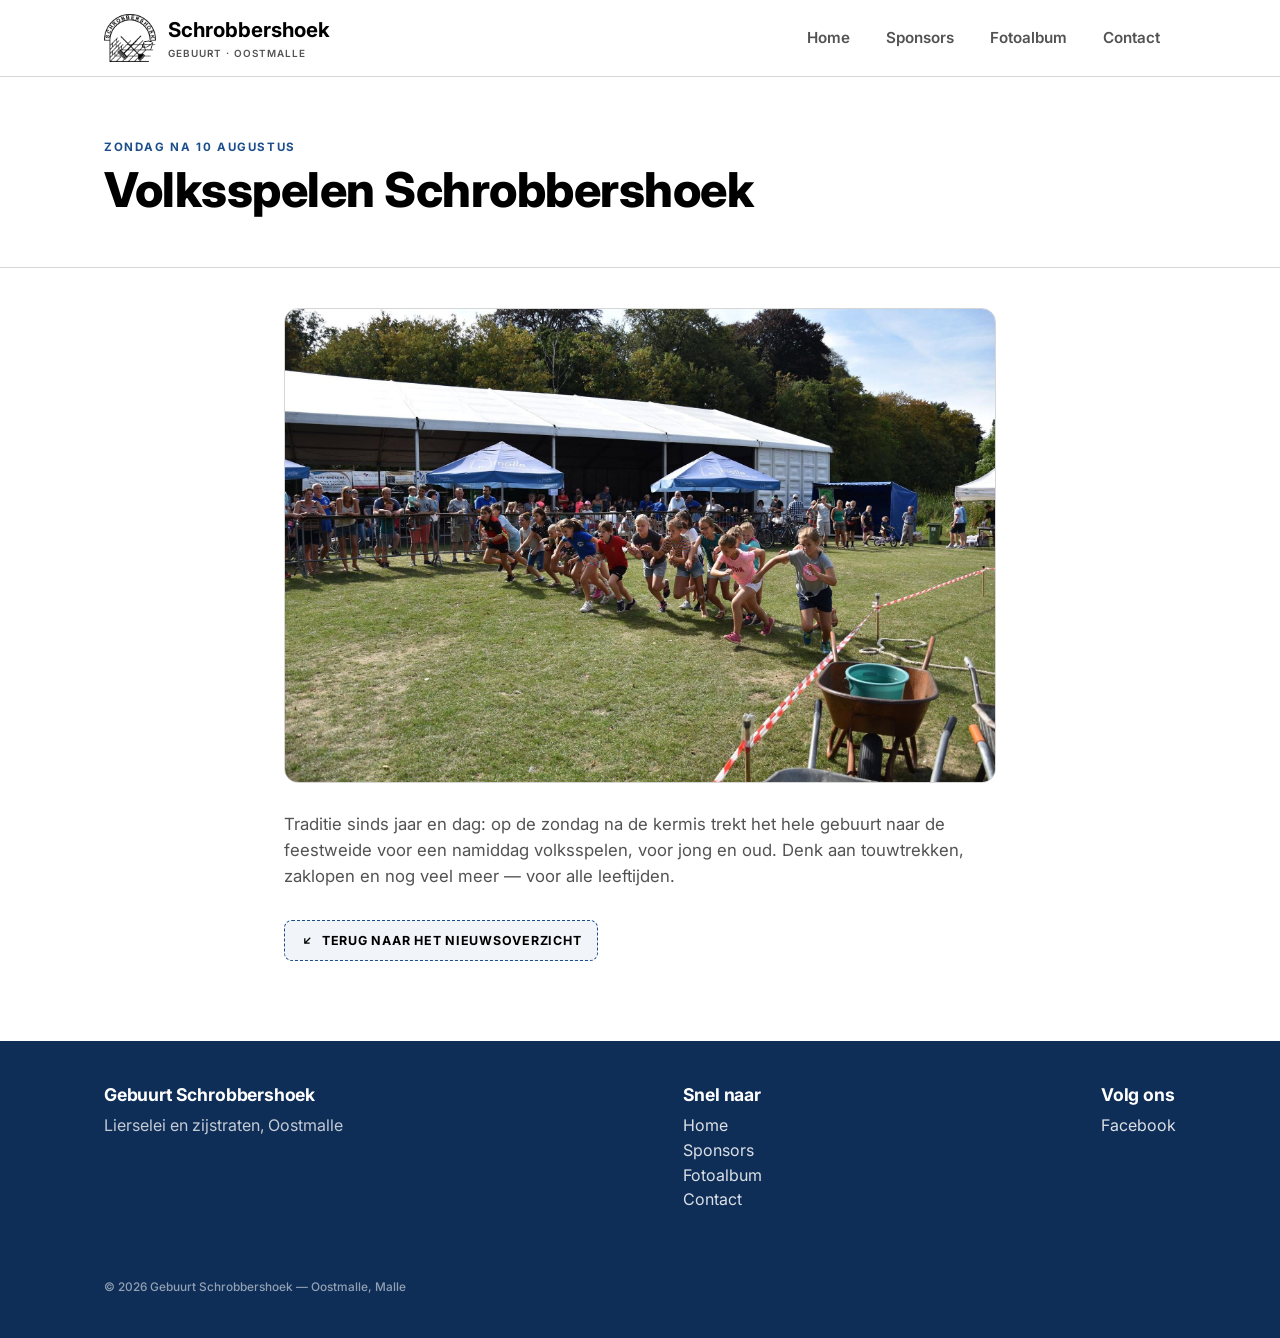
<file: nieuws/volksspelen.html>
<!doctype html>
<html lang="nl">
<head>
<meta charset="utf-8">
<meta name="viewport" content="width=device-width, initial-scale=1.0">
<title>Volksspelen Schrobbershoek — Gebuurt Schrobbershoek</title>
<meta name="description" content="Volksspelen Schrobbershoek — vaste traditie op de feestweide.">
<link rel="stylesheet" href="../style.css">
<link rel="icon" type="image/png" sizes="32x32" href="../images/favicon-32.png">
<link rel="apple-touch-icon" href="../images/favicon-180.png">
</head>
<body>

<header class="site-header">
  <div class="wrap">
    <a href="../index.html" class="brand">
      <img class="mark" src="../images/logo-schrobbershoek.png" alt="">
      <span>Schrobbershoek<small>Gebuurt · Oostmalle</small></span>
    </a>
    <button class="nav-toggle" aria-label="Menu openen" aria-expanded="false"><span></span><span></span><span></span></button>
    <nav class="main-nav">
      <a href="../index.html">Home</a>
      <a href="../sponsors.html">Sponsors</a>
      <a href="../fotoalbum.html">Fotoalbum</a>
      <a href="../contact.html">Contact</a>
    </nav>
  </div>
</header>

<div class="page-hero">
  <div class="wrap">
    <span class="eyebrow">Zondag na 10 augustus</span>
    <h1>Volksspelen Schrobbershoek</h1>
  </div>
</div>

<section class="tight">
  <div class="wrap article">
    <div class="article-image"><img src="../images/39407825_1909334752701255_621300197988761600_n.jpg" alt="Volksspelen Schrobbershoek"></div>
    <div class="article-body">
      <p>Traditie sinds jaar en dag: op de zondag na de kermis trekt het hele gebuurt naar de feestweide voor een namiddag volksspelen, voor jong en oud. Denk aan touwtrekken, zaklopen en nog veel meer — voor alle leeftijden.</p>
    </div>
    <a class="ticket-btn" href="../index.html">
      <svg viewBox="0 0 24 24" fill="none" stroke="currentColor" stroke-width="2.4"><path d="M17 7 7 17M16 17H7V8"/></svg>
      Terug naar het nieuwsoverzicht
    </a>
  </div>
</section>

<footer>
  <div class="wrap">
    <div>
      <h4>Gebuurt Schrobbershoek</h4>
      <p style="color:rgba(255,255,255,.75)">Lierselei en zijstraten, Oostmalle</p>
    </div>
    <div>
      <h4>Snel naar</h4>
      <p><a href="../index.html">Home</a><br><a href="../sponsors.html">Sponsors</a><br><a href="../fotoalbum.html">Fotoalbum</a><br><a href="../contact.html">Contact</a></p>
    </div>
    <div>
      <h4>Volg ons</h4>
      <p><a href="https://www.facebook.com/profile.php?id=100057094705958&locale=nl_NL" target="_blank" rel="noopener noreferrer">Facebook</a></p>
    </div>
    <p class="fine">© <span id="year"></span> Gebuurt Schrobbershoek — Oostmalle, Malle</p>
  </div>
</footer>

<script src="../script.js"></script>
<script>document.getElementById('year').textContent = new Date().getFullYear();</script>
</body>
</html>
</file>
<file: style.css>
/* ==========================================================================
   Gebuurt Schrobbershoek — stylesheet
   Kleurenschema: enkel blauw, wit en zwart.
   ========================================================================== */

@import url('https://fonts.googleapis.com/css2?family=Inter:wght@400;500;600;700;800&display=swap');

:root{
  --white: #FFFFFF;
  --black: #000000;
  --text: #000000;
  --text-soft: rgba(0,0,0,0.68);
  --blue: #1D4E8C;
  --blue-dark: #0F2E57;
  --line: rgba(0,0,0,0.16);

  /* Aptos is Microsoft's default Office/Windows 11 font. It isn't a
     licensed webfont, so it can't be distributed via a CDN — instead we
     reference it by name so it renders as Aptos on any device that
     already has it installed (most Windows 11 / Microsoft 365 machines),
     and falls back to Segoe UI, then Inter (a similarly-shaped open font
     loaded below), then the system default everywhere else. */
  --font: 'Aptos', 'Aptos Fallback', 'Segoe UI Variable', 'Segoe UI', 'Inter', system-ui, -apple-system, sans-serif;

  --max: 1120px;
}

*,*::before,*::after{ box-sizing:border-box; }
html{ scroll-behavior:smooth; }
body{
  margin:0;
  background:var(--white);
  color:var(--text);
  font-family:var(--font);
  font-size:16px;
  line-height:1.55;
  -webkit-font-smoothing:antialiased;
}
img{ max-width:100%; display:block; }
a{ color:inherit; }
h1,h2,h3,h4{
  font-family:var(--font);
  font-weight:700;
  line-height:1.08;
  margin:0 0 .4em;
  letter-spacing:-0.01em;
}
p{ margin:0 0 1em; color:var(--text-soft); }
.wrap{ max-width:var(--max); margin:0 auto; padding:0 24px; }

:focus-visible{ outline:3px solid var(--blue); outline-offset:3px; }
@media (prefers-reduced-motion: reduce){
  *{ animation-duration:0.001ms !important; transition-duration:0.001ms !important; scroll-behavior:auto !important; }
}

/* ---------- eyebrow / labels ---------- */
.eyebrow{
  font-family:var(--font);
  font-weight:700;
  font-size:.72rem;
  letter-spacing:.14em;
  text-transform:uppercase;
  color:var(--blue);
  display:inline-block;
  margin-bottom:.6em;
}

/* ---------- header ---------- */
.site-header{
  position:sticky; top:0; z-index:50;
  background:var(--white);
  border-bottom:1px solid var(--line);
}
.site-header .wrap{
  display:flex; align-items:center; justify-content:space-between;
  height:76px;
}
.brand{
  display:flex; align-items:center; gap:12px;
  font-family:var(--font); font-weight:700; font-size:1.28rem;
  text-decoration:none; color:var(--text);
}
.brand .mark{
  width:38px;height:38px;border-radius:50%;
  background:var(--blue);
  display:flex;align-items:center;justify-content:center;
  color:var(--white); font-family:var(--font); font-weight:700; font-size:1.05rem;
  flex:none;
}
.brand img.mark{
  width:auto; height:48px; border-radius:0; background:none;
}
.brand small{
  display:block; font-family:var(--font); font-weight:600; font-size:.62rem;
  letter-spacing:.1em; text-transform:uppercase; color:var(--text-soft);
}
nav.main-nav{ display:flex; align-items:center; gap:4px; }
nav.main-nav a{
  font-family:var(--font); font-weight:600; font-size:.95rem;
  text-decoration:none; color:var(--text-soft);
  padding:10px 16px; border-radius:999px;
  transition:color .15s ease, background .15s ease;
}
nav.main-nav a:hover{ color:var(--text); background:rgba(0,0,0,.06); }
nav.main-nav a.active{ color:var(--white); background:var(--blue); }

.nav-toggle{
  display:none; background:none; border:2px solid var(--text); border-radius:8px;
  width:44px; height:40px; cursor:pointer; padding:0;
  flex-direction:column; align-items:center; justify-content:center; gap:5px;
}
.nav-toggle span{ width:20px; height:2px; background:var(--text); display:block; }

@media (max-width: 760px){
  nav.main-nav{
    position:absolute; top:76px; left:0; right:0;
    background:var(--white); border-bottom:1px solid var(--line);
    flex-direction:column; align-items:stretch; padding:8px 24px 18px;
    display:none;
  }
  nav.main-nav.open{ display:flex; }
  nav.main-nav a{ padding:12px 10px; border-radius:8px; }
  .nav-toggle{ display:flex; }
}

/* ---------- hero (wide, short) ---------- */
.hero{
  position:relative;
  width:100%;
  aspect-ratio: 3 / 1;
  min-height:240px;
  max-height:460px;
  overflow:hidden;
  background:var(--blue-dark);
}
.hero img{
  width:100%; height:100%; object-fit:cover;
  object-position:center 30%;
}
@media (max-width:640px){
  .hero{ aspect-ratio: 4 / 3; max-height:420px; }
}
.hero::after{
  content:"";
  position:absolute; inset:0;
  background:linear-gradient(0deg, rgba(0,0,0,.68) 0%, rgba(0,0,0,.28) 45%, rgba(0,0,0,.05) 75%);
}
.hero-copy{
  position:absolute; left:0; right:0; bottom:0;
  padding:28px 24px 30px;
  color:var(--white);
}
.hero-copy .wrap{ padding:0; }
.hero-copy .eyebrow{ color:var(--white); }
.hero-copy h1{ color:var(--white); font-weight:800; font-size:clamp(1.6rem, 4.4vw, 2.9rem); margin-bottom:.2em; }
.hero-copy p{ color:rgba(255,255,255,.86); max-width:52ch; margin:0; font-size:1.02rem; }

.page-hero{
  padding:56px 0 32px;
  border-bottom:1px solid var(--line);
}
.page-hero h1{ font-weight:800; font-size:clamp(2rem, 5vw, 3rem); }
.page-hero p{ max-width:62ch; font-size:1.08rem; }

/* ---------- sections ---------- */
section{ padding:64px 0; }
section.tight{ padding:40px 0; }
.section-head{ margin-bottom:36px; max-width:70ch; }
.section-head h2{ font-size:clamp(1.6rem, 3.4vw, 2.2rem); }

/* ---------- hoofdbericht / featured post ---------- */
.featured-post{
  display:grid; grid-template-columns:1fr 1fr; gap:36px; align-items:center;
  border:1px solid var(--line); border-radius:16px; padding:28px;
  margin-bottom:48px;
}
@media (max-width:760px){ .featured-post{ grid-template-columns:1fr; } }
.featured-post .thumb{ border-radius:12px; overflow:hidden; border:1px solid var(--line); }
.featured-post .thumb img{ width:100%; height:100%; object-fit:cover; display:block; }
.featured-post .badge{
  display:inline-block; background:var(--blue); color:var(--white);
  font-family:var(--font); font-weight:700; font-size:.68rem; letter-spacing:.1em; text-transform:uppercase;
  padding:4px 12px; border-radius:999px; margin-bottom:.8em;
}
.featured-post h2{ font-size:clamp(1.5rem, 3vw, 2rem); }
.featured-post p{ font-size:1.02rem; }

/* ---------- blog / news cards ---------- */
.card-grid{
  display:grid; gap:28px;
  grid-template-columns:repeat(auto-fit, minmax(280px, 1fr));
}
.post-card{
  background:var(--white);
  border:1px solid var(--line);
  border-radius:14px;
  overflow:hidden;
  display:flex; flex-direction:column;
}
.post-card .thumb{ aspect-ratio:16/10; overflow:hidden; background:var(--blue-dark); }
.post-card .thumb img{ width:100%; height:100%; object-fit:cover; }
.post-card .body{ padding:22px 22px 24px; display:flex; flex-direction:column; flex:1; }
.post-card h3{ font-size:1.24rem; margin-bottom:.35em; }
.post-card p{ font-size:.96rem; flex:1; }

/* ticket-stub button — dashed edge, like a raffle / tombola ticket */
.ticket-btn{
  align-self:flex-start;
  margin-top:14px;
  display:inline-flex; align-items:center; gap:8px;
  font-family:var(--font); font-size:.78rem; font-weight:700;
  letter-spacing:.06em; text-transform:uppercase;
  text-decoration:none; color:var(--text);
  padding:10px 16px;
  border:1.5px dashed var(--blue);
  border-radius:8px;
  background:rgba(29,78,140,.06);
  transition:background .15s ease, transform .15s ease;
}
.ticket-btn:hover{ background:rgba(29,78,140,.14); transform:translateY(-1px); }
.ticket-btn svg{ width:13px; height:13px; flex:none; }

/* ---------- sponsors ---------- */
.sponsor-grid{
  display:grid; gap:22px;
  grid-template-columns:repeat(auto-fit, minmax(220px, 1fr));
}
.sponsor-card{
  background:var(--white);
  border:1px solid var(--line);
  border-radius:14px;
  padding:28px 20px;
  display:flex; flex-direction:column; align-items:center; text-align:center;
  gap:14px;
}
.sponsor-logo{
  width:100%; height:96px;
  border-radius:10px;
  display:flex; align-items:center; justify-content:center;
  background:var(--white);
  border:1px solid var(--line);
  font-family:var(--font); font-weight:700; font-size:1.1rem;
  color:var(--blue);
}
.sponsor-card .name{ font-weight:600; }
.sponsor-tier{
  font-family:var(--font); font-weight:700; font-size:.68rem; letter-spacing:.12em; text-transform:uppercase;
  color:var(--blue);
}
.note-box{
  margin-top:8px;
  border:1px dashed var(--line);
  border-radius:12px;
  padding:16px 18px;
  font-family:var(--font); font-size:.82rem; color:var(--text-soft);
  background:rgba(29,78,140,.06);
}

/* ---------- fotoalbum ---------- */
.album-group{ margin-bottom:52px; }
.album-group:last-child{ margin-bottom:0; }
.album-head{
  display:flex; align-items:baseline; justify-content:space-between; gap:16px;
  border-bottom:1px solid var(--line); padding-bottom:12px; margin-bottom:20px;
  flex-wrap:wrap;
}
.album-head h2{ font-size:1.5rem; margin:0; }
.album-head .eyebrow{ margin:0; }
.photo-grid{
  display:grid; gap:12px;
  grid-template-columns:repeat(auto-fill, minmax(200px, 1fr));
}
.photo-grid button{
  padding:0; border:none; background:none; cursor:pointer;
  border-radius:10px; overflow:hidden; aspect-ratio:4/3; line-height:0;
}
.photo-grid img{ width:100%; height:100%; object-fit:cover; transition:transform .3s ease; }
.photo-grid button:hover img{ transform:scale(1.06); }

.lightbox{
  position:fixed; inset:0; z-index:100;
  background:rgba(0,0,0,.9);
  display:none; align-items:center; justify-content:center; padding:32px;
}
.lightbox.open{ display:flex; }
.lightbox img{ max-width:min(92vw, 1000px); max-height:86vh; border-radius:8px; }
.lightbox-close{
  position:absolute; top:20px; right:24px;
  width:44px; height:44px; border-radius:50%;
  background:var(--white); border:none; cursor:pointer;
  font-family:var(--font); font-size:1.3rem; color:var(--text);
}

/* ---------- contact ---------- */
.board-grid{
  display:grid; gap:22px;
  grid-template-columns:repeat(auto-fit, minmax(240px, 1fr));
}
.board-card{
  background:var(--white); border:1px solid var(--line); border-radius:14px;
  padding:24px;
}
.board-card .role{
  font-family:var(--font); font-weight:700; font-size:.7rem; letter-spacing:.1em; text-transform:uppercase;
  color:var(--blue); margin-bottom:.5em; display:block;
}
.board-card h3{ font-size:1.15rem; margin-bottom:.5em; }
.board-card a{ color:var(--blue); text-decoration:none; font-weight:600; }
.board-card a:hover{ text-decoration:underline; }

.board-card h5 {
    font-size: 0.9rem;
    font-weight: 500;
    margin: 6px 0;
    line-height: 1.3;
}

.contact-panel{
  display:grid; gap:32px;
  grid-template-columns:1.1fr .9fr;
}
@media (max-width:820px){ .contact-panel{ grid-template-columns:1fr; } }
.info-list{ list-style:none; margin:0; padding:0; }
.info-list li{
  display:flex; gap:14px; padding:14px 0; border-bottom:1px solid var(--line);
}
.info-list li:last-child{ border-bottom:none; }
.info-list .label{
  font-family:var(--font); font-weight:700; font-size:.72rem; letter-spacing:.08em; text-transform:uppercase;
  color:var(--text-soft); min-width:96px; padding-top:2px;
}
.map-frame{
  border-radius:14px; overflow:hidden; border:1px solid var(--line); min-height:280px;
}
.map-frame iframe{ width:100%; height:100%; min-height:280px; border:0; display:block; }

/* ---------- individual article / post page ---------- */
.article{ max-width:760px; }
.article-image{
  border-radius:14px; overflow:hidden; margin-bottom:28px; border:1px solid var(--line);
}
.article-image img{ width:100%; height:auto; }
.article-body{ font-size:1.05rem; }
.article-body h2{ font-size:1.4rem; margin-top:1.2em; }
.article-body ul{ padding-left:1.2em; }
.article-body li{ margin-bottom:.4em; color:var(--text-soft); }
.article-body p{ color:var(--text-soft); }
footer{
  background:var(--blue-dark); color:rgba(255,255,255,.85);
  padding:44px 0 30px; margin-top:40px;
}
footer .wrap{ display:flex; justify-content:space-between; gap:24px; flex-wrap:wrap; }
footer h4{ color:var(--white); font-size:1.1rem; margin-bottom:.5em; }
footer a{ color:rgba(255,255,255,.85); text-decoration:none; }
footer a:hover{ text-decoration:underline; }
footer .fine{
  font-family:var(--font); font-weight:500; font-size:.74rem; color:rgba(255,255,255,.55);
  margin-top:26px; width:100%;
}

.placeholder-flag{
  display:inline-block; margin-left:8px; padding:2px 8px; border-radius:999px;
  background:var(--blue); color:var(--white); font-family:var(--font);
  font-size:.62rem; letter-spacing:.06em; text-transform:uppercase; font-weight:700;
  vertical-align:middle;
}
</file>
